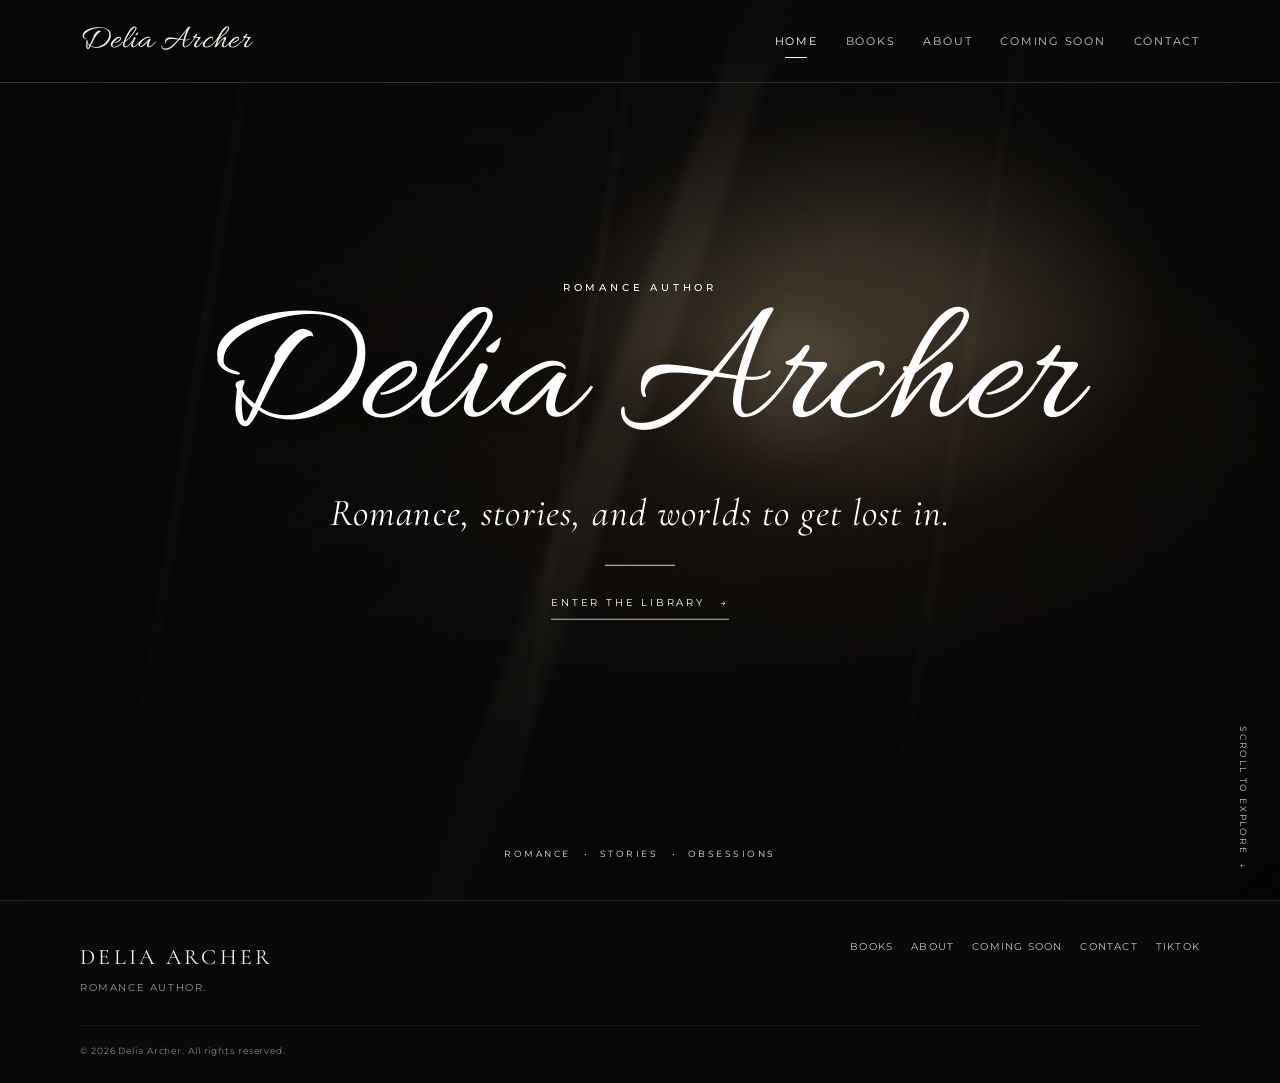
<file: index.html>
<!doctype html>
<html lang="en">
<head>
<meta charset="utf-8">
<meta name="viewport" content="width=device-width,initial-scale=1">
<meta name="description" content="The official website of Delia Archer, romance author.">
<title>Delia Archer | Romance Author</title>
<link rel="stylesheet" href="styles.css">
</head>
<body data-page="home" class="home-page">
<header class="site-header home-header">
  <div class="container nav">
    <a class="brand" href="index.html" data-author>Delia Archer</a>
    <nav class="nav-links" aria-label="Main navigation">
      <a href="index.html" data-nav="home">Home</a>
      <a href="books.html" data-nav="books">Books</a>
      <a href="about.html" data-nav="about">About</a>
      <a href="coming-soon.html" data-nav="coming">Coming Soon</a>
      <a href="contact.html" data-nav="contact">Contact</a>
    </nav>
  </div>
</header>

<main>
  <section class="aesthetic-hero" aria-label="Delia Archer">
    <div class="hero-slides" aria-hidden="true">
      <div class="hero-slide hero-scene scene-one active"></div>
      <div class="hero-slide hero-scene scene-two"></div>
      <div class="hero-slide hero-scene scene-three"></div>
    </div>
    <div class="hero-shade"></div>
    <div class="hero-vignette"></div>

    <div class="hero-center">
      <p class="hero-kicker">ROMANCE AUTHOR</p>
      <h1>Delia Archer</h1>
      <p class="hero-tagline">Romance, stories, and worlds to get lost in.</p>
      <div class="hero-line"></div>
      <a class="hero-enter" href="books.html">Enter the library <span>→</span></a>
    </div>

    <div class="hero-bottom">
      <span>ROMANCE</span>
      <span class="dot">•</span>
      <span>STORIES</span>
      <span class="dot">•</span>
      <span>OBSESSIONS</span>
    </div>
    <a class="scroll-cue" href="books.html" aria-label="Explore the books">Scroll to explore <span>↓</span></a>
  </section>
</main>

<footer class="site-footer home-footer">
  <div class="container">
    <div class="footer-grid">
      <div>
        <div class="footer-brand" data-author>Delia Archer</div>
        <div>Romance author.</div>
      </div>
      <div class="footer-links">
        <a href="books.html">Books</a>
        <a href="about.html">About</a>
        <a href="coming-soon.html">Coming Soon</a>
        <a href="contact.html">Contact</a>
        <span data-social-links></span>
      </div>
    </div>
    <div class="copyright">© <span data-footer-year></span> Delia Archer. All rights reserved.</div>
  </div>
</footer>
<script src="content.js"></script>
<script src="site.js"></script>
<script>
(() => {
  const slides = [...document.querySelectorAll('.hero-slide')];
  if (slides.length < 2) return;
  let current = 0;
  setInterval(() => {
    slides[current].classList.remove('active');
    current = (current + 1) % slides.length;
    slides[current].classList.add('active');
  }, 6500);
})();
</script>
</body>
</html>
</file>
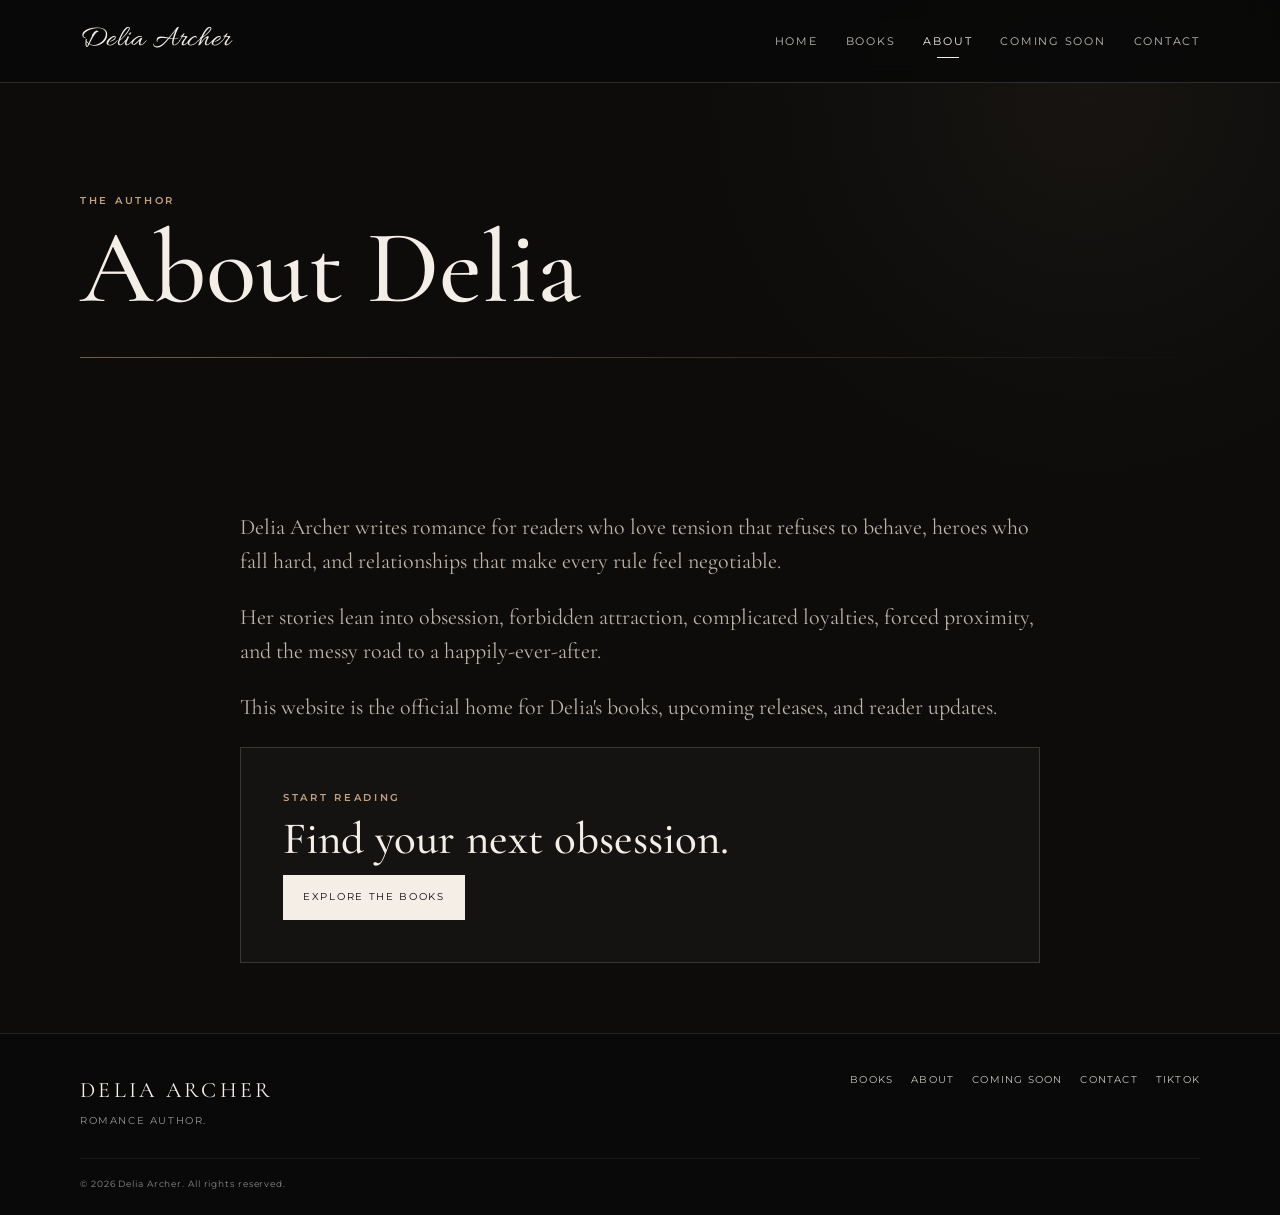
<file: about.html>
<!doctype html>
<html lang="en">
<head>
<meta charset="utf-8">
<meta name="viewport" content="width=device-width,initial-scale=1">
<meta name="description" content="Delia Archer — romance author. Explore books, upcoming releases, and more.">
<title>About | Delia Archer</title>
<link rel="stylesheet" href="styles.css">
</head>
<body data-page="about">
<header class="site-header">
  <div class="container nav">
    <a class="brand" href="index.html" data-author>Delia Archer</a>
    <nav class="nav-links" aria-label="Main navigation">
      <a href="index.html" data-nav="home">Home</a>
      <a href="books.html" data-nav="books">Books</a>
      <a href="about.html" data-nav="about">About</a>
      <a href="coming-soon.html" data-nav="coming">Coming Soon</a>
      <a href="contact.html" data-nav="contact">Contact</a>
    </nav>
  </div>
</header>

<main>
<section class="page-hero container">
  <div class="eyebrow">The author</div>
  <h1>About Delia</h1>
</section>
<section class="section">
  <div class="container prose">
    <p>Delia Archer writes romance for readers who love tension that refuses to behave, heroes who fall hard, and relationships that make every rule feel negotiable.</p>
    <p>Her stories lean into obsession, forbidden attraction, complicated loyalties, forced proximity, and the messy road to a happily-ever-after.</p>
    <p>This website is the official home for Delia's books, upcoming releases, and reader updates.</p>

    <div class="callout">
      <div class="eyebrow">Start reading</div>
      <h2>Find your next obsession.</h2>
      <a class="btn btn-primary" href="books.html">Explore the books</a>
    </div>
  </div>
</section>
</main>

<footer class="site-footer">
  <div class="container">
    <div class="footer-grid">
      <div>
        <div class="footer-brand" data-author>Delia Archer</div>
        <div>Romance author.</div>
      </div>
      <div class="footer-links">
        <a href="books.html">Books</a>
        <a href="about.html">About</a>
        <a href="coming-soon.html">Coming Soon</a>
        <a href="contact.html">Contact</a>
        <span data-social-links></span>
      </div>
    </div>
    <div class="copyright">© <span data-footer-year></span> Delia Archer. All rights reserved.</div>
  </div>
</footer>
<script src="content.js"></script>
<script src="site.js"></script>
</body>
</html>
</file>
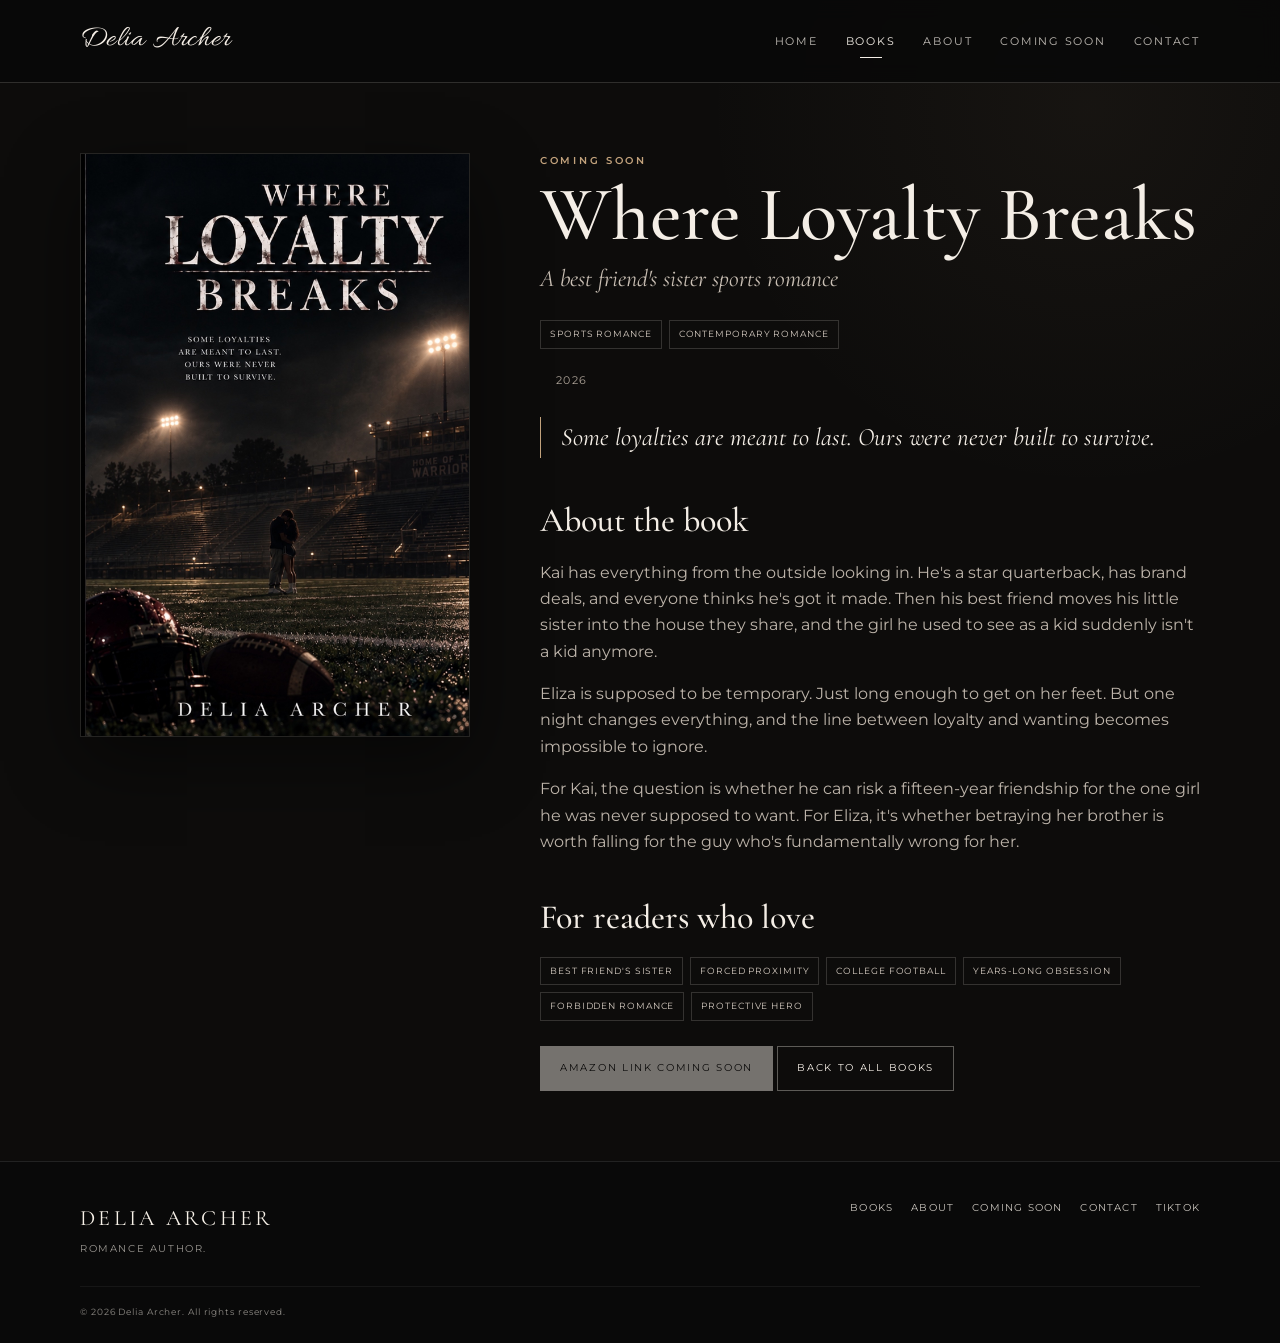
<file: book.html>
<!doctype html>
<html lang="en">
<head>
<meta charset="utf-8">
<meta name="viewport" content="width=device-width,initial-scale=1">
<meta name="description" content="Delia Archer — romance author. Explore books, upcoming releases, and more.">
<title>Book | Delia Archer</title>
<link rel="stylesheet" href="styles.css">
</head>
<body data-page="books">
<header class="site-header">
  <div class="container nav">
    <a class="brand" href="index.html" data-author>Delia Archer</a>
    <nav class="nav-links" aria-label="Main navigation">
      <a href="index.html" data-nav="home">Home</a>
      <a href="books.html" data-nav="books">Books</a>
      <a href="about.html" data-nav="about">About</a>
      <a href="coming-soon.html" data-nav="coming">Coming Soon</a>
      <a href="contact.html" data-nav="contact">Contact</a>
    </nav>
  </div>
</header>

<main>
<section class="section">
  <div class="container book-detail">
    <div>
      <img class="book-detail-cover" data-book-cover src="assets/where-loyalty-breaks.jpg" alt="">
    </div>
    <div class="book-detail-copy">
      <div class="eyebrow" data-book-status>Available Now</div>
      <h1 data-book-title>Where Loyalty Breaks</h1>
      <p class="subtitle" data-book-subtitle>A best friend's sister sports romance</p>
      <div class="genre-row" data-book-genres></div>
      <div class="meta">
        <span data-book-series></span>
        <span data-book-year></span>
      </div>
      <div class="quote" data-book-quote></div>
      <h2>About the book</h2>
      <div class="book-blurb" data-book-blurb></div>
      <h2>For readers who love</h2>
      <div class="trope-grid" data-book-tropes></div>
      <div class="hero-actions" data-book-actions></div>
    </div>
  </div>
</section>
</main>

<footer class="site-footer">
  <div class="container">
    <div class="footer-grid">
      <div>
        <div class="footer-brand" data-author>Delia Archer</div>
        <div>Romance author.</div>
      </div>
      <div class="footer-links">
        <a href="books.html">Books</a>
        <a href="about.html">About</a>
        <a href="coming-soon.html">Coming Soon</a>
        <a href="contact.html">Contact</a>
        <span data-social-links></span>
      </div>
    </div>
    <div class="copyright">© <span data-footer-year></span> Delia Archer. All rights reserved.</div>
  </div>
</footer>
<script src="content.js"></script>
<script src="site.js"></script>
</body>
</html>
</file>
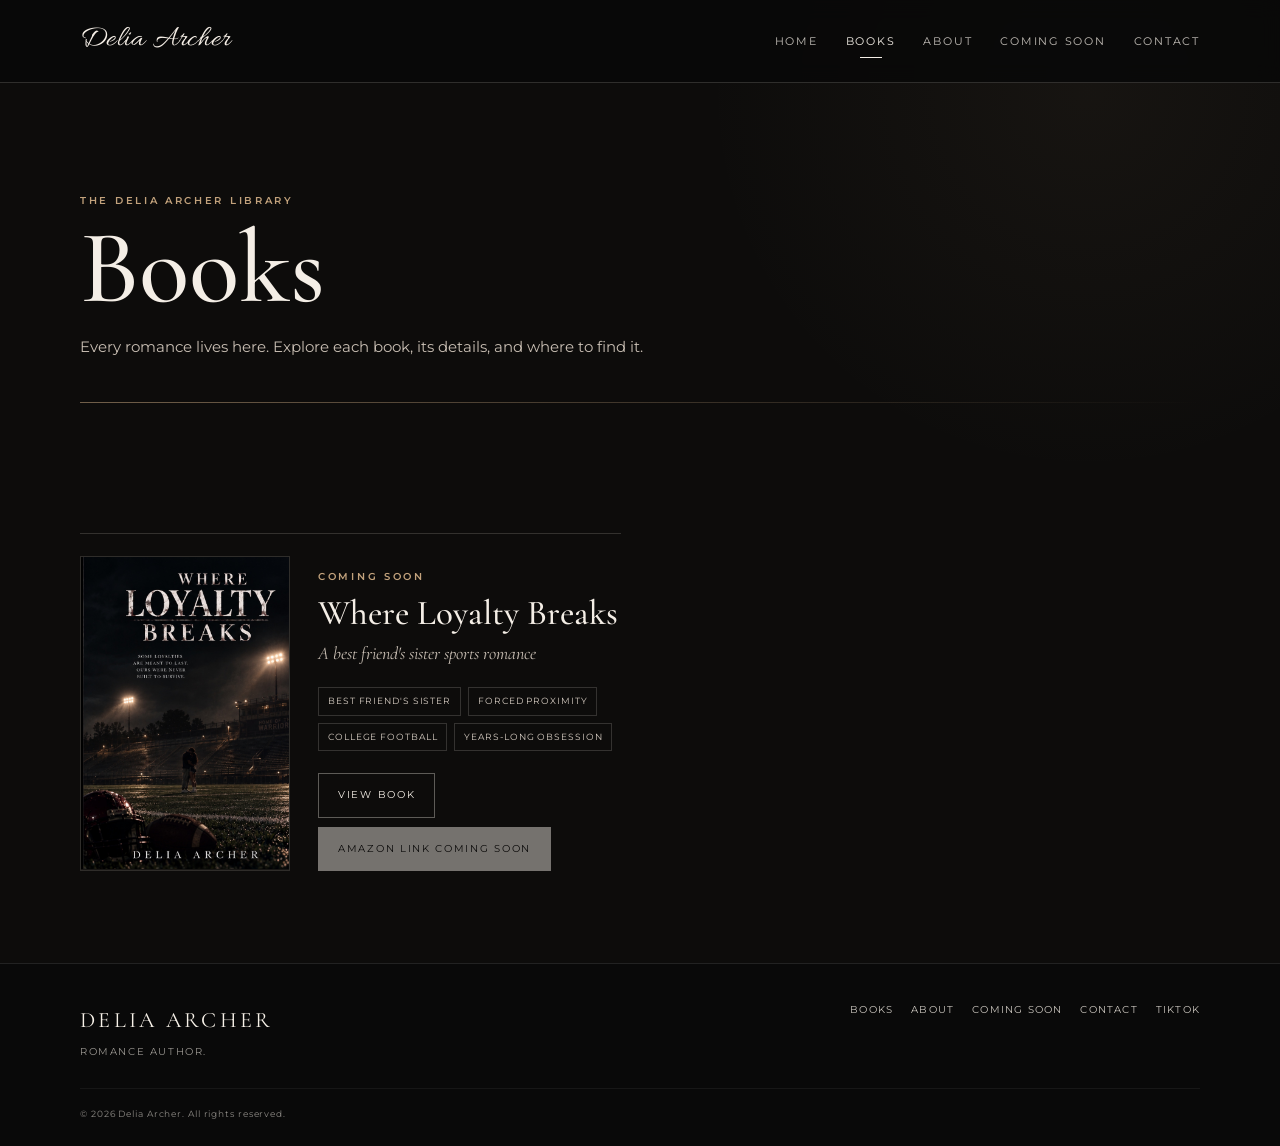
<file: books.html>
<!doctype html>
<html lang="en">
<head>
<meta charset="utf-8">
<meta name="viewport" content="width=device-width,initial-scale=1">
<meta name="description" content="Delia Archer — romance author. Explore books, upcoming releases, and more.">
<title>Books | Delia Archer</title>
<link rel="stylesheet" href="styles.css">
</head>
<body data-page="books">
<header class="site-header">
  <div class="container nav">
    <a class="brand" href="index.html" data-author>Delia Archer</a>
    <nav class="nav-links" aria-label="Main navigation">
      <a href="index.html" data-nav="home">Home</a>
      <a href="books.html" data-nav="books">Books</a>
      <a href="about.html" data-nav="about">About</a>
      <a href="coming-soon.html" data-nav="coming">Coming Soon</a>
      <a href="contact.html" data-nav="contact">Contact</a>
    </nav>
  </div>
</header>

<main>
<section class="page-hero container">
  <div class="eyebrow">The Delia Archer library</div>
  <h1>Books</h1>
  <p>Every romance lives here. Explore each book, its details, and where to find it.</p>
</section>
<section class="section">
  <div class="container">
    <div class="book-grid" data-books-grid></div>
  </div>
</section>
</main>

<footer class="site-footer">
  <div class="container">
    <div class="footer-grid">
      <div>
        <div class="footer-brand" data-author>Delia Archer</div>
        <div>Romance author.</div>
      </div>
      <div class="footer-links">
        <a href="books.html">Books</a>
        <a href="about.html">About</a>
        <a href="coming-soon.html">Coming Soon</a>
        <a href="contact.html">Contact</a>
        <span data-social-links></span>
      </div>
    </div>
    <div class="copyright">© <span data-footer-year></span> Delia Archer. All rights reserved.</div>
  </div>
</footer>
<script src="content.js"></script>
<script src="site.js"></script>
</body>
</html>
</file>
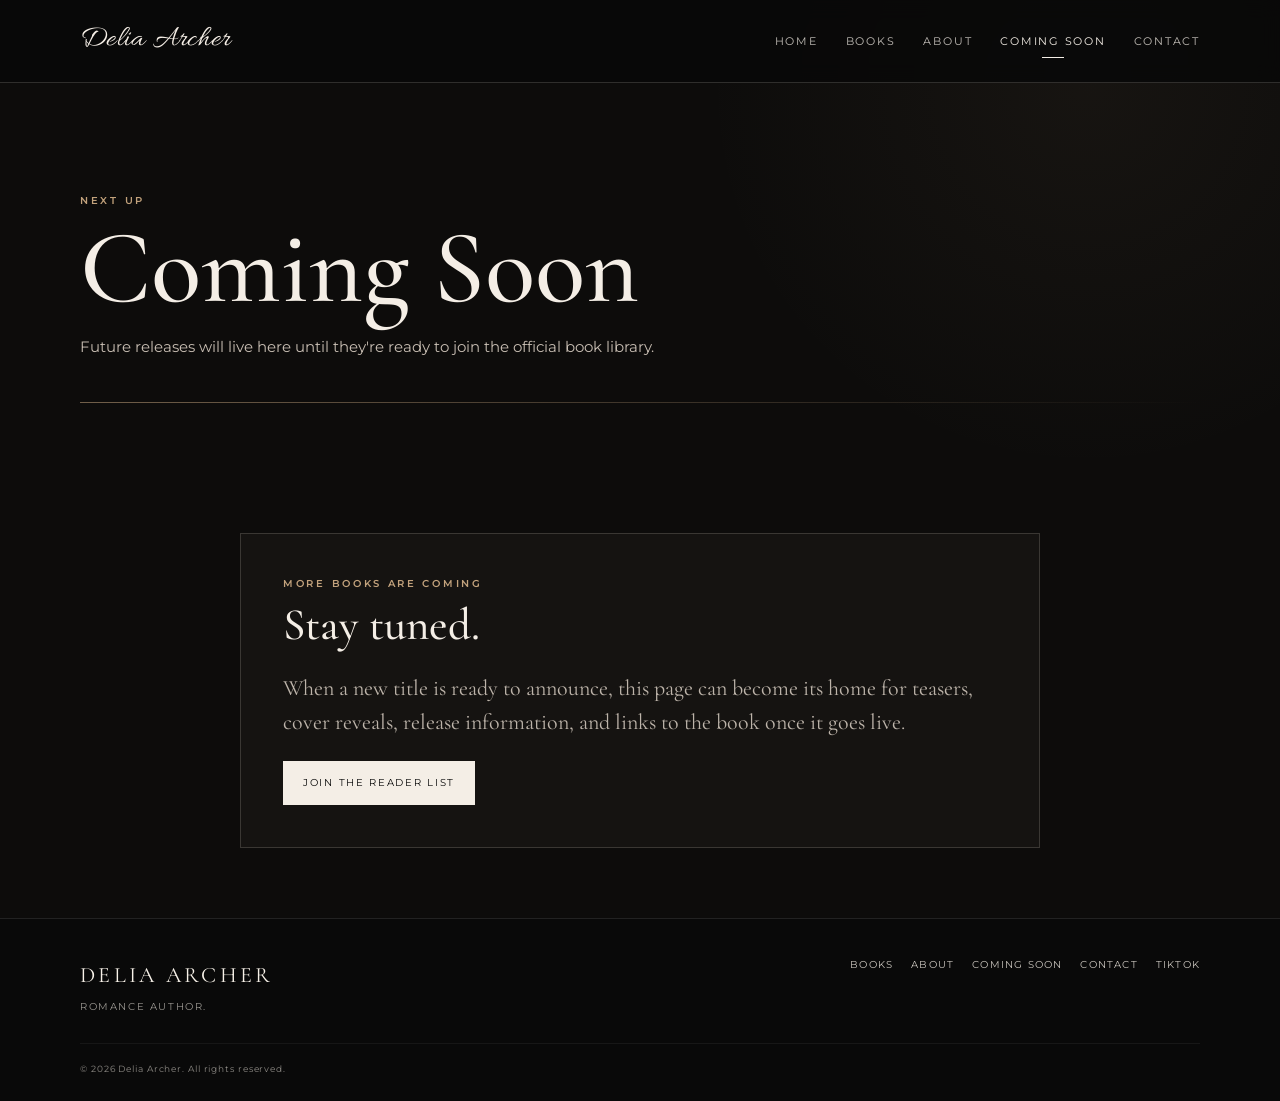
<file: coming-soon.html>
<!doctype html>
<html lang="en">
<head>
<meta charset="utf-8">
<meta name="viewport" content="width=device-width,initial-scale=1">
<meta name="description" content="Delia Archer — romance author. Explore books, upcoming releases, and more.">
<title>Coming Soon | Delia Archer</title>
<link rel="stylesheet" href="styles.css">
</head>
<body data-page="coming">
<header class="site-header">
  <div class="container nav">
    <a class="brand" href="index.html" data-author>Delia Archer</a>
    <nav class="nav-links" aria-label="Main navigation">
      <a href="index.html" data-nav="home">Home</a>
      <a href="books.html" data-nav="books">Books</a>
      <a href="about.html" data-nav="about">About</a>
      <a href="coming-soon.html" data-nav="coming">Coming Soon</a>
      <a href="contact.html" data-nav="contact">Contact</a>
    </nav>
  </div>
</header>

<main>
<section class="page-hero container">
  <div class="eyebrow">Next up</div>
  <h1>Coming Soon</h1>
  <p>Future releases will live here until they're ready to join the official book library.</p>
</section>
<section class="section">
  <div class="container prose">
    <div class="callout">
      <div class="eyebrow">More books are coming</div>
      <h2>Stay tuned.</h2>
      <p>When a new title is ready to announce, this page can become its home for teasers, cover reveals, release information, and links to the book once it goes live.</p>
      <a class="btn btn-primary" href="contact.html">Join the reader list</a>
    </div>
  </div>
</section>
</main>

<footer class="site-footer">
  <div class="container">
    <div class="footer-grid">
      <div>
        <div class="footer-brand" data-author>Delia Archer</div>
        <div>Romance author.</div>
      </div>
      <div class="footer-links">
        <a href="books.html">Books</a>
        <a href="about.html">About</a>
        <a href="coming-soon.html">Coming Soon</a>
        <a href="contact.html">Contact</a>
        <span data-social-links></span>
      </div>
    </div>
    <div class="copyright">© <span data-footer-year></span> Delia Archer. All rights reserved.</div>
  </div>
</footer>
<script src="content.js"></script>
<script src="site.js"></script>
</body>
</html>
</file>
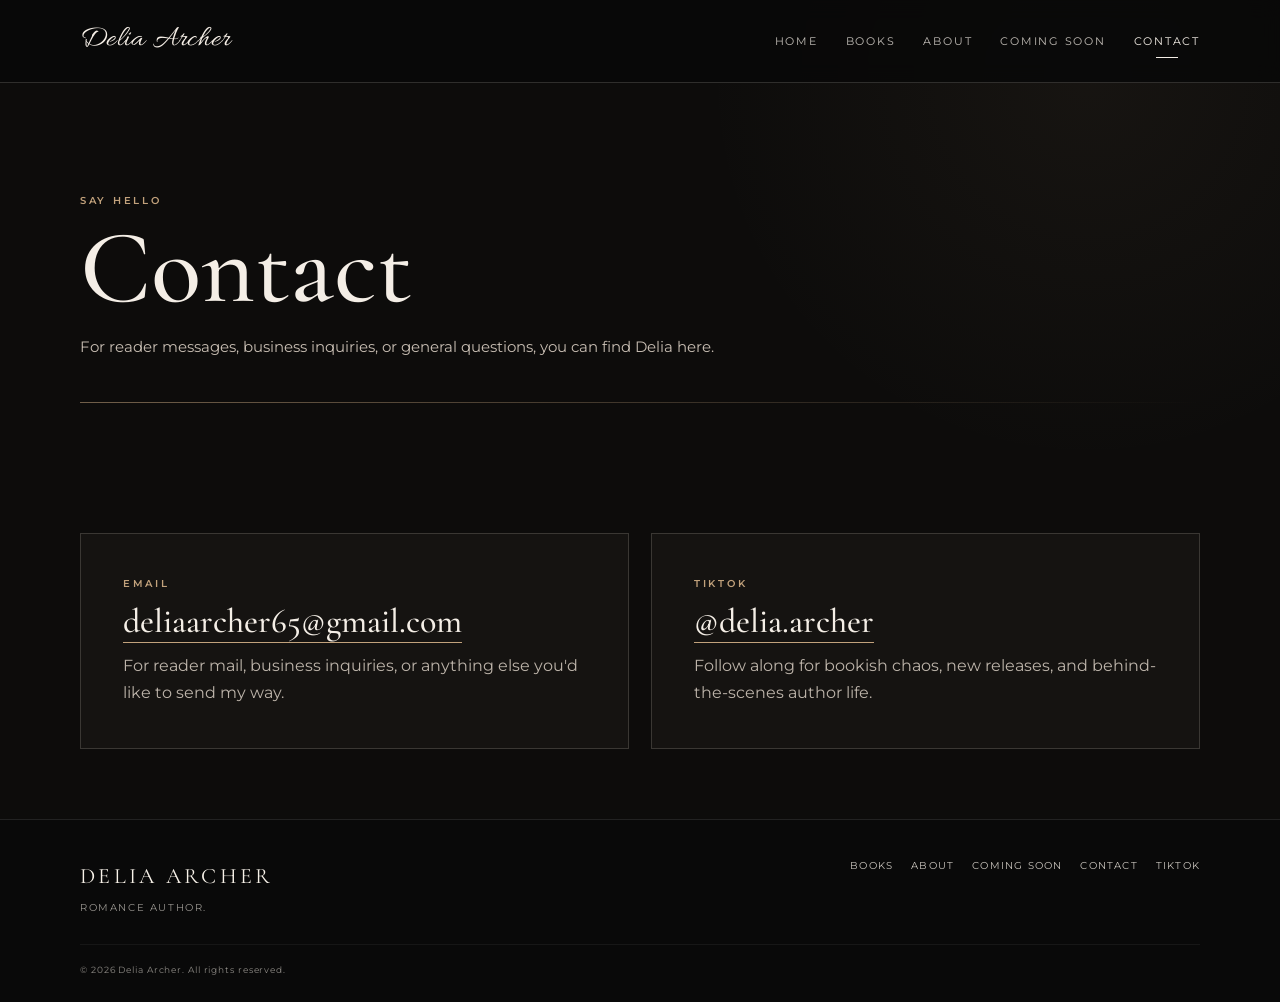
<file: contact.html>
<!doctype html>
<html lang="en">
<head>
<meta charset="utf-8">
<meta name="viewport" content="width=device-width,initial-scale=1">
<meta name="description" content="Contact Delia Archer.">
<title>Contact | Delia Archer</title>
<link rel="stylesheet" href="styles.css">
</head>
<body data-page="contact">
<header class="site-header">
  <div class="container nav">
    <a class="brand" href="index.html" data-author>Delia Archer</a>
    <nav class="nav-links" aria-label="Main navigation">
      <a href="index.html" data-nav="home">Home</a>
      <a href="books.html" data-nav="books">Books</a>
      <a href="about.html" data-nav="about">About</a>
      <a href="coming-soon.html" data-nav="coming">Coming Soon</a>
      <a href="contact.html" data-nav="contact">Contact</a>
    </nav>
  </div>
</header>

<main>
<section class="page-hero container">
  <div class="eyebrow">Say hello</div>
  <h1>Contact</h1>
  <p>For reader messages, business inquiries, or general questions, you can find Delia here.</p>
</section>
<section class="section">
  <div class="container contact-grid">
    <div class="contact-card">
      <div class="eyebrow">Email</div>
      <h2><a data-author-email href="mailto:deliaarcher65@gmail.com">deliaarcher65@gmail.com</a></h2>
      <p>For reader mail, business inquiries, or anything else you'd like to send my way.</p>
    </div>
    <div class="contact-card">
      <div class="eyebrow">TikTok</div>
      <h2><a data-tiktok-link href="https://www.tiktok.com/@delia.archer" target="_blank" rel="noopener">@delia.archer</a></h2>
      <p>Follow along for bookish chaos, new releases, and behind-the-scenes author life.</p>
    </div>
  </div>
</section>
</main>

<footer class="site-footer">
  <div class="container">
    <div class="footer-grid">
      <div><div class="footer-brand" data-author>Delia Archer</div><div>Romance author.</div></div>
      <div class="footer-links"><a href="books.html">Books</a><a href="about.html">About</a><a href="coming-soon.html">Coming Soon</a><a href="contact.html">Contact</a><span data-social-links></span></div>
    </div>
    <div class="copyright">© <span data-footer-year></span> Delia Archer. All rights reserved.</div>
  </div>
</footer>
<script src="content.js"></script>
<script src="site.js"></script>
</body>
</html>
</file>
<file: styles.css>
@import url('https://fonts.googleapis.com/css2?family=Allura&family=Cormorant+Garamond:wght@400;500;600;700&family=Montserrat:wght@300;400;500;600&display=swap');

:root{
  --ink:#f4eee6;
  --ink-soft:#c8beb3;
  --cream:#f4eee6;
  --paper:#0d0c0b;
  --warm:#a88968;
  --line:rgba(244,238,230,.16);
  --accent:#c2a27c;
  --white:#fffdf9;
  --black:#090909;
  --panel:#151311;
  --script:'Allura','Snell Roundhand','Brush Script MT',cursive;
  --serif:'Cormorant Garamond',Georgia,serif;
  --sans:'Montserrat',Arial,sans-serif;
}
*{box-sizing:border-box}
html{scroll-behavior:smooth}
body{margin:0;background:var(--paper);color:var(--ink);font-family:var(--sans);font-weight:400;line-height:1.65}
a{color:inherit;text-decoration:none}
img{max-width:100%;display:block}
.container{width:min(1120px,calc(100% - 48px));margin:0 auto}

.site-header{position:relative;z-index:20;background:rgba(9,9,9,.94);border-bottom:1px solid var(--line);backdrop-filter:blur(10px)}
.home-header{position:absolute;top:0;left:0;width:100%;background:linear-gradient(to bottom,rgba(8,8,8,.78),rgba(8,8,8,.12));border-bottom:1px solid rgba(255,255,255,.14);backdrop-filter:none;color:white}
.nav{height:82px;display:flex;align-items:center;justify-content:space-between;gap:32px}
.brand{font-family:var(--serif);font-weight:600;letter-spacing:.17em;text-transform:uppercase;font-size:20px}
.nav-links{display:flex;align-items:center;gap:28px;font-size:11px;letter-spacing:.16em;text-transform:uppercase}
.nav-links a{position:relative;padding:8px 0;opacity:.78;transition:opacity .25s ease}
.nav-links a:hover,.nav-links a.active{opacity:1}
.nav-links a.active:after{content:"";position:absolute;left:0;right:0;bottom:0;margin:auto;width:22px;height:1px;background:currentColor}

/* HOME */
.aesthetic-hero{height:calc(100vh - 0px);min-height:680px;position:relative;overflow:hidden;background:#090909;color:white}
.hero-slides,.hero-slide,.hero-shade,.hero-vignette{position:absolute;inset:0}
.hero-slide{opacity:0;transform:scale(1.035);transition:opacity 1.8s ease,transform 8s ease;overflow:hidden}
.hero-slide.active{opacity:1;transform:scale(1)}
/* The homepage uses an original, photo-inspired visual treatment rather than the reference photos themselves. */
.hero-scene:before,.hero-scene:after{content:"";position:absolute;inset:0}
.scene-one{background:
  radial-gradient(ellipse at 68% 34%, rgba(224,194,150,.34) 0 7%, transparent 25%),
  linear-gradient(110deg, transparent 0 46%, rgba(247,228,194,.11) 47% 49%, transparent 50% 100%),
  radial-gradient(ellipse at 70% 52%, rgba(176,126,76,.18), transparent 40%),
  linear-gradient(135deg,#080808 0%,#17130f 48%,#090909 100%)}
.scene-one:before{background:repeating-linear-gradient(90deg,transparent 0 14%,rgba(255,244,218,.035) 14.2% 14.8%,transparent 15% 30%);mix-blend-mode:screen;transform:skewX(-9deg);}
.scene-one:after{background:radial-gradient(circle at 62% 42%,rgba(255,244,218,.12),transparent 10%),linear-gradient(180deg,rgba(0,0,0,.12),rgba(0,0,0,.45))}
.scene-two{background:
  radial-gradient(ellipse at 50% 38%,rgba(232,210,176,.24),transparent 25%),
  linear-gradient(18deg,rgba(190,145,94,.14),transparent 35%),
  repeating-linear-gradient(0deg,rgba(244,229,204,.035) 0 1px,transparent 1px 7px),
  linear-gradient(145deg,#070707,#1a1510 52%,#090909)}
.scene-two:before{inset:14% 16%;border:1px solid rgba(235,210,172,.12);box-shadow:0 0 90px rgba(202,158,103,.08),inset 0 0 70px rgba(0,0,0,.55);transform:rotate(-2deg)}
.scene-two:after{background:radial-gradient(ellipse at 50% 45%,transparent 0 18%,rgba(0,0,0,.45) 72%)}
.scene-three{background:
  radial-gradient(ellipse at 32% 38%,rgba(239,220,186,.25),transparent 23%),
  radial-gradient(ellipse at 76% 62%,rgba(170,119,72,.17),transparent 27%),
  linear-gradient(90deg,rgba(245,225,191,.055) 0 1px,transparent 1px 18%),
  linear-gradient(180deg,#090909,#191410 54%,#080808)}
.scene-three:before{inset:8% 10%;border-left:1px solid rgba(242,221,184,.12);border-right:1px solid rgba(242,221,184,.08);box-shadow:inset 0 0 100px rgba(0,0,0,.65)}
.scene-three:after{background:radial-gradient(circle at 35% 40%,rgba(255,238,204,.10),transparent 9%),linear-gradient(180deg,rgba(0,0,0,.18),rgba(0,0,0,.48))}
.hero-shade{background:linear-gradient(180deg,rgba(7,7,7,.62),rgba(7,7,7,.10) 38%,rgba(7,7,7,.70))}
.hero-vignette{background:radial-gradient(circle at center,transparent 16%,rgba(0,0,0,.38) 100%)}
.hero-center{position:absolute;z-index:3;left:50%;top:50%;transform:translate(-50%,-50%);text-align:center;width:min(900px,90vw)}
.hero-kicker{font-family:var(--sans);font-size:10px;letter-spacing:.38em;font-weight:500;margin:0 0 18px;text-transform:uppercase}
.hero-center h1{font-family:var(--script);font-weight:400;font-size:clamp(92px,14vw,190px);line-height:.78;margin:0;text-shadow:0 3px 20px rgba(0,0,0,.2)}
.hero-tagline{font-family:var(--serif);font-size:clamp(24px,3vw,38px);font-style:italic;letter-spacing:.03em;margin:28px 0 20px}
.hero-line{width:70px;height:1px;background:rgba(255,255,255,.8);margin:0 auto 22px}
.hero-enter{display:inline-flex;align-items:center;gap:15px;font-size:10px;letter-spacing:.28em;text-transform:uppercase;border-bottom:1px solid rgba(255,255,255,.7);padding-bottom:8px;transition:gap .3s ease}
.hero-enter:hover{gap:22px}
.hero-bottom{position:absolute;z-index:4;left:50%;bottom:38px;transform:translateX(-50%);display:flex;gap:13px;font-size:9px;letter-spacing:.28em;white-space:nowrap;opacity:.9}
.hero-bottom .dot{letter-spacing:0}
.scroll-cue{position:absolute;z-index:4;right:30px;bottom:30px;font-size:9px;letter-spacing:.2em;text-transform:uppercase;writing-mode:vertical-rl;display:flex;align-items:center;gap:9px;opacity:.78}
.home-footer{background:#090909;color:#f4eee6;border-color:rgba(255,255,255,.12)}

/* SHARED */
.page-hero{padding:110px 0 60px}
.page-hero .eyebrow,.eyebrow{font-size:10px;letter-spacing:.27em;text-transform:uppercase;color:var(--accent);font-weight:600}
.page-hero h1{font-family:var(--serif);font-size:clamp(64px,9vw,104px);font-weight:500;line-height:.9;margin:12px 0 20px}
.page-hero p{max-width:670px;color:var(--ink-soft);font-size:15px}
.section{padding:70px 0}
.section-dark{background:#090909;color:#f8f2e9}
.section-heading{display:flex;align-items:end;justify-content:space-between;gap:30px;margin-bottom:34px}
.section-heading h2{font-family:var(--serif);font-size:52px;font-weight:500;line-height:1;margin:8px 0 0}
.section-heading p{margin:0;color:var(--ink-soft);font-family:var(--serif);font-style:italic;font-size:20px}
.btn{display:inline-flex;align-items:center;justify-content:center;gap:9px;padding:13px 19px;border:1px solid var(--ink);font-size:10px;letter-spacing:.17em;text-transform:uppercase;transition:all .25s ease;cursor:pointer}
.btn-primary{background:var(--cream);color:#0b0b0b;border-color:var(--cream)}
.btn-primary:hover{background:var(--accent);color:#090909;border-color:var(--accent)}
.btn-secondary{background:transparent;color:var(--ink);border-color:rgba(244,238,230,.35)}
.btn-secondary:hover{background:var(--cream);color:#090909}
.is-disabled{opacity:.45;cursor:default}

.book-grid{display:grid;grid-template-columns:repeat(2,minmax(0,1fr));gap:38px}
.book-card{display:grid;grid-template-columns:210px 1fr;gap:28px;padding:22px 0;border-top:1px solid var(--line)}
.book-cover-link{background:#181614;overflow:hidden;border:1px solid rgba(244,238,230,.10)}
.book-cover{width:100%;aspect-ratio:2/3;object-fit:cover;transition:transform .5s ease}
.book-cover-link:hover .book-cover{transform:scale(1.025)}
.book-card-copy{padding-top:3px}
.book-card h3{font-family:var(--serif);font-size:35px;font-weight:500;line-height:1.05;margin:7px 0 7px}
.book-subtitle{font-family:var(--serif);font-size:18px;font-style:italic;color:var(--ink-soft);margin:0 0 18px}
.tag-row,.genre-row,.trope-grid{display:flex;flex-wrap:wrap;gap:7px}
.tag-row span,.genre-row span,.trope-grid span{border:1px solid var(--line);padding:6px 9px;font-size:9px;letter-spacing:.1em;text-transform:uppercase}
.card-actions{display:flex;flex-wrap:wrap;gap:9px;margin-top:22px}
.book-detail{display:grid;grid-template-columns:minmax(260px,390px) 1fr;gap:70px;align-items:start}
.book-detail-cover{width:100%;box-shadow:0 24px 70px rgba(0,0,0,.48);border:1px solid rgba(244,238,230,.10)}
.book-detail-copy h1{font-family:var(--serif);font-size:clamp(56px,6vw,90px);line-height:.9;font-weight:500;margin:10px 0}
.book-detail-copy .subtitle{font-family:var(--serif);font-size:24px;font-style:italic;color:var(--ink-soft);margin:0 0 22px}
.meta{display:flex;gap:16px;margin:22px 0;color:var(--ink-soft);font-size:11px;letter-spacing:.12em;text-transform:uppercase}
.quote{font-family:var(--serif);font-size:25px;font-style:italic;border-left:1px solid var(--accent);padding-left:20px;margin:28px 0}
.book-detail-copy h2{font-family:var(--serif);font-size:34px;font-weight:500;margin:35px 0 10px}
.book-blurb p{margin:0 0 16px;color:var(--ink-soft)}
.trope-grid{margin-bottom:25px}

.prose{max-width:800px}.prose p{font-family:var(--serif);font-size:22px;line-height:1.55;color:var(--ink-soft)}
.callout{padding:42px;background:var(--panel);border:1px solid var(--line)}
.callout h2{font-family:var(--serif);font-size:45px;font-weight:500;line-height:1.05;margin:9px 0 13px}
.contact-grid{display:grid;grid-template-columns:repeat(2,1fr);gap:22px}
.contact-card{padding:42px;background:var(--panel);border:1px solid var(--line)}
.contact-card h2{font-family:var(--serif);font-size:34px;font-weight:500;line-height:1.15;margin:10px 0 12px;overflow-wrap:anywhere}
.contact-card h2 a{border-bottom:1px solid var(--accent)}
.contact-card p{color:var(--ink-soft);margin:0}

.site-footer{background:#090909;color:#f8f2e9;border-top:1px solid rgba(255,255,255,.1);padding:38px 0 24px}
.footer-grid{display:flex;justify-content:space-between;gap:40px;align-items:start}
.footer-brand{font-family:var(--serif);font-size:22px;letter-spacing:.15em;text-transform:uppercase;margin-bottom:5px}
.footer-grid>div:first-child div:last-child{font-size:10px;letter-spacing:.16em;text-transform:uppercase;opacity:.6}
.footer-links{display:flex;flex-wrap:wrap;justify-content:flex-end;gap:18px;font-size:10px;letter-spacing:.12em;text-transform:uppercase;opacity:.8}
.footer-links a:hover{opacity:1}.copyright{margin-top:28px;padding-top:18px;border-top:1px solid rgba(255,255,255,.1);font-size:9px;letter-spacing:.1em;opacity:.55}

@media(max-width:900px){
  .nav{height:auto;min-height:78px;align-items:flex-start;padding:19px 0;flex-direction:column;gap:10px}
  .home-header .nav{align-items:center}
  .nav-links{gap:16px;flex-wrap:wrap}
  .aesthetic-hero{min-height:650px}
  .hero-center h1{font-size:clamp(80px,18vw,150px)}
  .book-grid{grid-template-columns:1fr}
  .book-detail{grid-template-columns:1fr;gap:38px}
  .book-detail-cover{max-width:370px}
}
@media(max-width:650px){
  .container{width:min(100% - 30px,1120px)}
  .nav-links{font-size:9px;gap:12px}
  .brand{font-size:17px}
  .aesthetic-hero{min-height:620px}
  .hero-center h1{font-size:clamp(74px,21vw,120px)}
  .hero-tagline{font-size:23px;margin-top:24px}
  .hero-bottom{bottom:22px;font-size:7px;gap:8px}
  .scroll-cue{display:none}
  .page-hero{padding-top:90px}
  .section{padding:50px 0}
  .section-heading{display:block}
  .section-heading h2{font-size:45px}
  .section-heading p{margin-top:12px}
  .book-card{grid-template-columns:130px 1fr;gap:18px}
  .book-card h3{font-size:28px}
  .book-subtitle{font-size:16px}
  .card-actions .btn{width:100%}
  .contact-grid{grid-template-columns:1fr}
  .footer-grid{display:block}
  .footer-links{justify-content:flex-start;margin-top:25px}
}

/* VERSION 3 — black literary author-brand direction */
body:not(.home-page){background:
  radial-gradient(circle at 85% 8%, rgba(194,162,124,.055), transparent 24rem),
  #0d0c0b;
}
.site-header .brand{font-family:var(--script);font-size:30px;letter-spacing:.01em;text-transform:none;font-weight:400;color:#f5eee6}
.home-header .brand{font-size:34px}
.page-hero{position:relative}
.page-hero:after{content:"";display:block;width:100%;height:1px;background:linear-gradient(90deg,rgba(194,162,124,.55),transparent);margin-top:42px}
.book-card{background:transparent}
.book-card h3,.section-heading h2,.page-hero h1,.book-detail-copy h1,.book-detail-copy h2,.callout h2,.contact-card h2{color:#f4eee6}
.book-subtitle,.book-detail-copy .subtitle,.section-heading p{color:#c8beb3}
.book-blurb p,.prose p,.contact-card p{color:#bdb4aa}
.tag-row span,.genre-row span,.trope-grid span{border-color:rgba(244,238,230,.17);color:#d8cec4}
.meta{color:#aaa095}

@media(max-width:650px){
  .site-header .brand{font-size:28px}
  .home-header .brand{font-size:30px}
}
</file>
